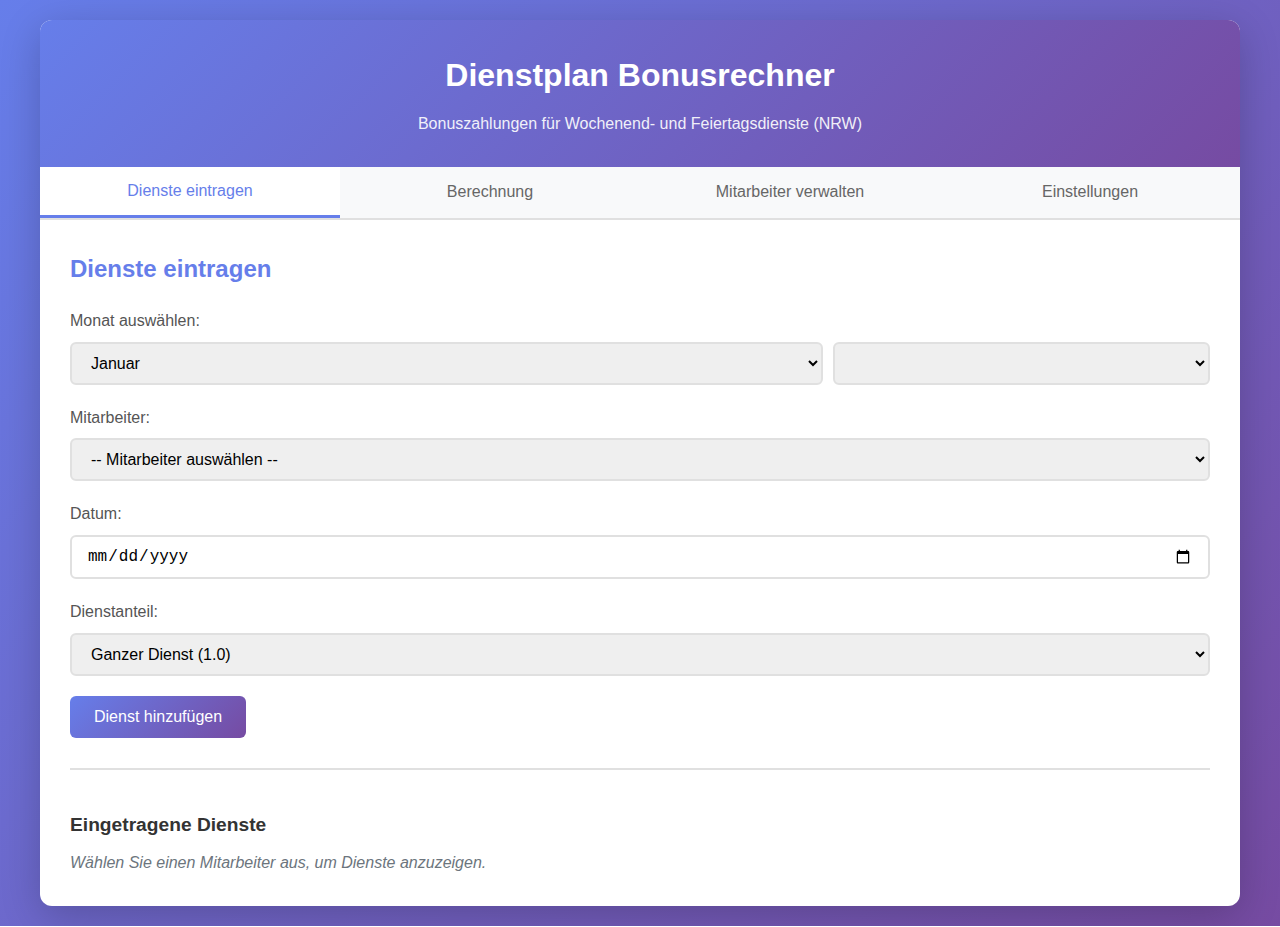
<file: webapp/index.html>
<!DOCTYPE html>
<html lang="de">
<head>
    <meta charset="UTF-8">
    <meta name="viewport" content="width=device-width, initial-scale=1.0">
    <title>Dienstplan Bonusrechner - NRW</title>
    <link rel="stylesheet" href="styles.css">
</head>
<body>
    <div class="container">
        <header>
            <h1>Dienstplan Bonusrechner</h1>
            <p class="subtitle">Bonuszahlungen für Wochenend- und Feiertagsdienste (NRW)</p>
        </header>

        <!-- Navigation Tabs -->
        <div class="tabs">
            <button class="tab-btn active" data-tab="duties">Dienste eintragen</button>
            <button class="tab-btn" data-tab="calculation">Berechnung</button>
            <button class="tab-btn" data-tab="employees">Mitarbeiter verwalten</button>
            <button class="tab-btn" data-tab="settings">Einstellungen</button>
        </div>

        <!-- Tab: Dienste eintragen -->
        <div id="tab-duties" class="tab-content active">
            <div class="card">
                <h2>Dienste eintragen</h2>

                <!-- Month Selection -->
                <div class="form-group">
                    <label for="month-select">Monat auswählen:</label>
                    <div class="month-selector">
                        <select id="month-select">
                            <option value="1">Januar</option>
                            <option value="2">Februar</option>
                            <option value="3">März</option>
                            <option value="4">April</option>
                            <option value="5">Mai</option>
                            <option value="6">Juni</option>
                            <option value="7">Juli</option>
                            <option value="8">August</option>
                            <option value="9">September</option>
                            <option value="10">Oktober</option>
                            <option value="11">November</option>
                            <option value="12">Dezember</option>
                        </select>
                        <select id="year-select">
                            <!-- Will be populated by JavaScript -->
                        </select>
                    </div>
                </div>

                <!-- Employee Selection -->
                <div class="form-group">
                    <label for="employee-select-duty">Mitarbeiter:</label>
                    <select id="employee-select-duty">
                        <option value="">-- Mitarbeiter auswählen --</option>
                    </select>
                </div>

                <!-- Add Duty Form -->
                <div class="form-group">
                    <label for="duty-date">Datum:</label>
                    <input type="date" id="duty-date">
                </div>

                <div class="form-group">
                    <label for="duty-share">Dienstanteil:</label>
                    <select id="duty-share">
                        <option value="1">Ganzer Dienst (1.0)</option>
                        <option value="0.5">Halber Dienst (0.5)</option>
                    </select>
                </div>

                <button id="add-duty-btn" class="btn btn-primary">Dienst hinzufügen</button>

                <!-- Duties List -->
                <div class="duties-list">
                    <h3>Eingetragene Dienste</h3>
                    <div id="duties-display">
                        <p class="text-muted">Wählen Sie einen Mitarbeiter aus, um Dienste anzuzeigen.</p>
                    </div>
                </div>
            </div>
        </div>

        <!-- Tab: Berechnung -->
        <div id="tab-calculation" class="tab-content">
            <div class="card">
                <h2>Bonusberechnung</h2>

                <!-- Month Selection for Calculation -->
                <div class="form-group">
                    <label for="calc-month-select">Monat auswählen:</label>
                    <div class="month-selector">
                        <select id="calc-month-select">
                            <option value="1">Januar</option>
                            <option value="2">Februar</option>
                            <option value="3">März</option>
                            <option value="4">April</option>
                            <option value="5">Mai</option>
                            <option value="6">Juni</option>
                            <option value="7">Juli</option>
                            <option value="8">August</option>
                            <option value="9">September</option>
                            <option value="10">Oktober</option>
                            <option value="11">November</option>
                            <option value="12">Dezember</option>
                        </select>
                        <select id="calc-year-select">
                            <!-- Will be populated by JavaScript -->
                        </select>
                    </div>
                </div>

                <button id="calculate-btn" class="btn btn-primary">Berechnung durchführen</button>

                <!-- Results Display -->
                <div id="calculation-results">
                    <!-- Will be populated by JavaScript -->
                </div>
            </div>
        </div>

        <!-- Tab: Mitarbeiter verwalten -->
        <div id="tab-employees" class="tab-content">
            <div class="card">
                <h2>Mitarbeiter verwalten</h2>

                <!-- Add Employee -->
                <div class="form-group">
                    <label for="new-employee-name">Neuer Mitarbeiter:</label>
                    <div class="input-group">
                        <input type="text" id="new-employee-name" placeholder="Name eingeben...">
                        <button id="add-employee-btn" class="btn btn-primary">Hinzufügen</button>
                    </div>
                </div>

                <!-- Employee List -->
                <div class="employee-list">
                    <h3>Mitarbeiter</h3>
                    <div id="employee-list-display">
                        <p class="text-muted">Keine Mitarbeiter vorhanden.</p>
                    </div>
                </div>
            </div>
        </div>

        <!-- Tab: Einstellungen -->
        <div id="tab-settings" class="tab-content">
            <div class="card">
                <h2>Einstellungen & Daten</h2>

                <div class="settings-section">
                    <h3>Berechnungsregeln</h3>
                    <div class="info-box">
                        <h4>Qualifizierende Tage (WE/Feiertag):</h4>
                        <ul>
                            <li>Freitag, Samstag, Sonntag</li>
                            <li>Feiertage in NRW</li>
                            <li>Tag vor einem Feiertag</li>
                        </ul>

                        <h4>Bonusberechnung:</h4>
                        <ul>
                            <li>Mindestens <strong>2.0 qualifizierende Tage</strong> erforderlich</li>
                            <li>Bei Erreichen der Schwelle: <strong>1.0 qualifizierender Tag</strong> wird abgezogen</li>
                            <li>Normale Tage: <strong>250€</strong> pro Tag</li>
                            <li>Qualifizierende Tage: <strong>450€</strong> pro Tag</li>
                            <li>Halbe Dienste werden mit der Hälfte berechnet</li>
                        </ul>

                        <h4>Wichtig:</h4>
                        <p>Wenn weniger als 2.0 qualifizierende Tage erreicht werden, erfolgt <strong>keine Bonuszahlung</strong>.</p>
                    </div>
                </div>

                <div class="settings-section">
                    <h3>Datenexport / Import</h3>
                    <button id="export-btn" class="btn btn-secondary">Daten exportieren (JSON)</button>
                    <div class="form-group">
                        <label for="import-file">Daten importieren:</label>
                        <input type="file" id="import-file" accept=".json">
                        <button id="import-btn" class="btn btn-secondary">Importieren</button>
                    </div>
                </div>

                <div class="settings-section">
                    <h3>Alle Daten löschen</h3>
                    <p class="text-warning">Achtung: Diese Aktion kann nicht rückgängig gemacht werden!</p>
                    <button id="clear-all-btn" class="btn btn-danger">Alle Daten löschen</button>
                </div>
            </div>
        </div>
    </div>

    <!-- Toast Notification -->
    <div id="toast" class="toast"></div>

    <!-- Scripts -->
    <script src="holidays.js"></script>
    <script src="calculator.js"></script>
    <script src="storage.js"></script>
    <script src="app.js"></script>
</body>
</html>
</file>
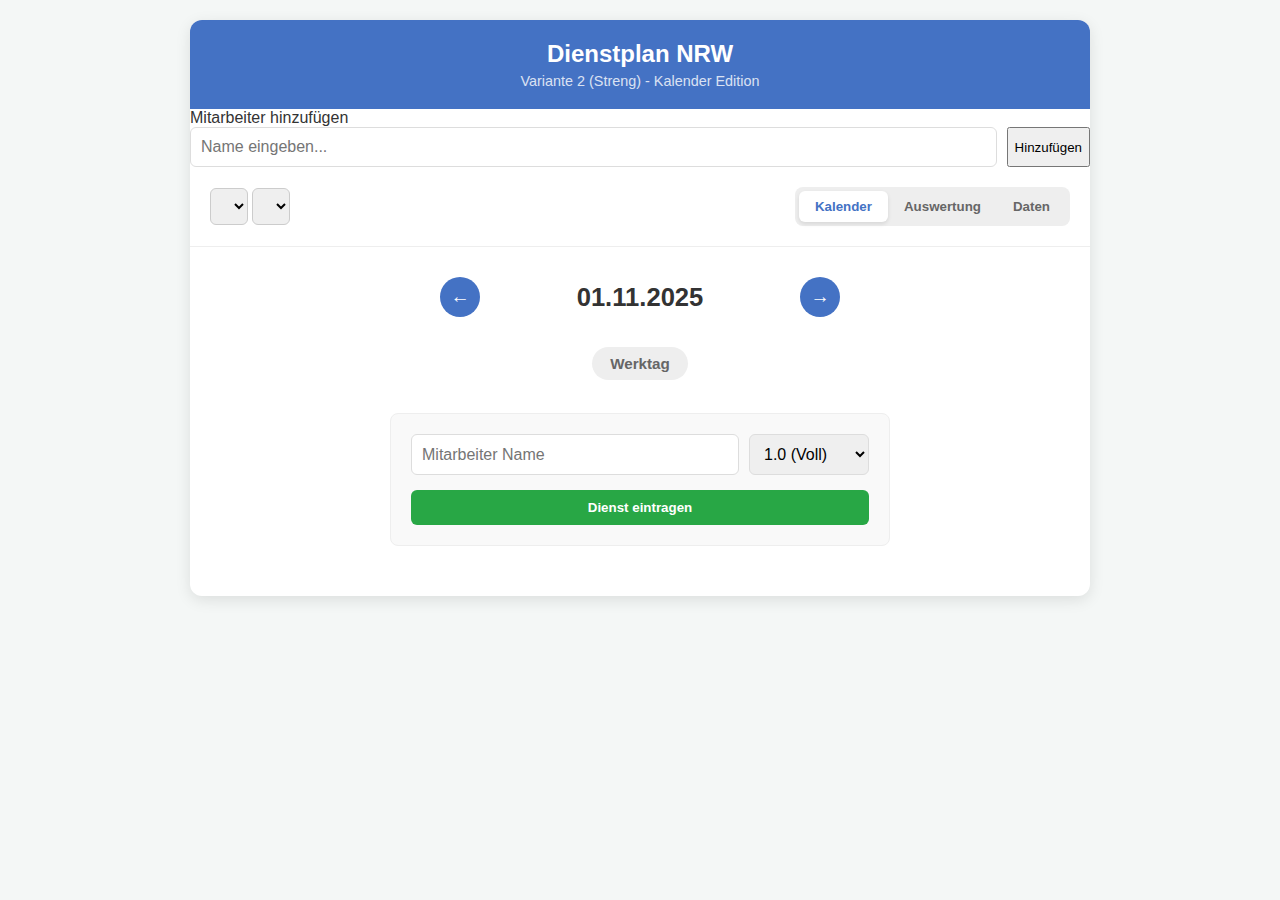
<file: Dienstplan_Portable.html>
<!DOCTYPE html>
<html lang="de">
<head>
    <meta charset="UTF-8">
    <meta name="viewport" content="width=device-width, initial-scale=1.0">
    <title>Dienstplan NRW - Kalender Edition</title>
    <style>
        :root {
            --primary: #4472C4;
            --primary-dark: #2952A3;
            --bg-color: #f4f7f6;
            --card-bg: #ffffff;
            --text-color: #333;
            --we-color: #d4edda;
            --we-text: #155724;
            --holiday-color: #fff3cd;
            --holiday-text: #856404;
        }

        * {
            box-sizing: border-box;
        }

        body {
            font-family: 'Segoe UI', Tahoma, Geneva, Verdana, sans-serif;
            background-color: var(--bg-color);
            color: var(--text-color);
            margin: 0;
            padding: 20px;
            display: flex;
            flex-direction: column;
            align-items: center;
        }

        .container {
            max-width: 900px;
            width: 100%;
            background: var(--card-bg);
            border-radius: 12px;
            box-shadow: 0 4px 15px rgba(0,0,0,0.1);
            overflow: hidden;
            margin-bottom: 20px;
        }

        header {
            background-color: var(--primary);
            color: white;
            padding: 20px;
            text-align: center;
        }

        h1, h2, h3 { margin: 0; }
        h1 { font-size: 1.5rem; margin-bottom: 5px; }

        .controls {
            padding: 20px;
            border-bottom: 1px solid #eee;
            display: flex;
            justify-content: space-between;
            align-items: center;
            flex-wrap: wrap;
            gap: 15px;
        }

        .month-selector select {
            padding: 8px;
            font-size: 1rem;
            border-radius: 6px;
            border: 1px solid #ccc;
        }

        .tabs {
            display: flex;
            background: #eee;
            border-radius: 8px;
            padding: 4px;
        }

        .tab-btn {
            border: none;
            background: transparent;
            padding: 8px 16px;
            cursor: pointer;
            border-radius: 6px;
            font-weight: 600;
            color: #666;
            transition: all 0.2s;
        }

        .tab-btn.active {
            background: white;
            color: var(--primary);
            box-shadow: 0 2px 4px rgba(0,0,0,0.1);
        }

        .tab-btn:hover:not(.active) {
            background: rgba(255,255,255,0.5);
        }

        .day-view {
            padding: 30px;
            text-align: center;
        }

        .date-navigator {
            display: flex;
            justify-content: center;
            align-items: center;
            gap: 20px;
            margin-bottom: 20px;
        }

        .nav-btn {
            background: var(--primary);
            color: white;
            border: none;
            width: 40px;
            height: 40px;
            border-radius: 50%;
            font-size: 1.2rem;
            cursor: pointer;
            display: flex;
            align-items: center;
            justify-content: center;
            transition: background 0.2s;
        }

        .nav-btn:hover { background: var(--primary-dark); }

        .current-date-display {
            font-size: 1.6rem;
            font-weight: bold;
            min-width: 280px;
        }

        .day-badge {
            display: inline-block;
            padding: 8px 18px;
            border-radius: 20px;
            background: #eee;
            color: #666;
            margin-top: 10px;
            font-weight: 600;
            font-size: 0.95rem;
        }

        .day-badge.qualifying {
            background: var(--we-color);
            color: var(--we-text);
        }

        .day-badge.holiday {
            background: var(--holiday-color);
            color: var(--holiday-text);
        }

        .holiday-name {
            font-size: 0.9rem;
            color: #666;
            margin-top: 8px;
            font-style: italic;
        }

        .entry-form {
            background: #f9f9f9;
            padding: 20px;
            border-radius: 8px;
            max-width: 500px;
            margin: 0 auto;
            border: 1px solid #eee;
        }

        .form-row {
            display: flex;
            gap: 10px;
            margin-bottom: 15px;
        }

        input[type="text"], select {
            padding: 10px;
            border: 1px solid #ddd;
            border-radius: 6px;
            font-size: 1rem;
            flex: 1;
        }

        input[type="text"]:focus, select:focus {
            outline: none;
            border-color: var(--primary);
            box-shadow: 0 0 0 2px rgba(68, 114, 196, 0.2);
        }

        .btn-add {
            background: #28a745;
            color: white;
            border: none;
            padding: 10px 20px;
            border-radius: 6px;
            cursor: pointer;
            font-weight: bold;
            width: 100%;
            transition: background 0.2s;
        }
        .btn-add:hover { background: #218838; }

        .duty-list {
            margin-top: 20px;
            max-width: 500px;
            margin-left: auto;
            margin-right: auto;
        }

        .duty-item {
            background: white;
            border: 1px solid #ddd;
            padding: 12px 15px;
            border-radius: 6px;
            margin-bottom: 8px;
            display: flex;
            justify-content: space-between;
            align-items: center;
        }

        .btn-delete {
            background: #dc3545;
            color: white;
            border: none;
            padding: 6px 12px;
            border-radius: 4px;
            cursor: pointer;
            margin-left: 10px;
            font-size: 0.9rem;
            transition: background 0.2s;
        }
        .btn-delete:hover { background: #c82333; }

        table {
            width: 100%;
            border-collapse: collapse;
            margin-top: 20px;
        }

        th, td {
            padding: 12px;
            text-align: left;
            border-bottom: 1px solid #ddd;
        }

        th { background-color: #f8f9fa; font-weight: 600; }

        .amount { font-family: monospace; font-weight: bold; }
        .positive { color: #28a745; }
        .neutral { color: #6c757d; }

        .threshold-tag {
            font-size: 0.85em;
            padding: 3px 8px;
            border-radius: 4px;
            font-weight: 600;
        }
        .threshold-yes { background: #d4edda; color: #155724; }
        .threshold-no { background: #f8d7da; color: #721c24; }

        .view-section { display: none; }
        .view-section.active { display: block; }

        .info-box {
            background: #e7f3ff;
            border-left: 4px solid var(--primary);
            padding: 15px;
            margin: 20px;
            border-radius: 0 8px 8px 0;
        }

        .info-box h4 {
            margin: 0 0 8px 0;
            color: var(--primary-dark);
        }

        .info-box p {
            margin: 0;
            font-size: 0.9rem;
            color: #555;
        }

        .data-section {
            padding: 20px;
        }

        .data-section button {
            padding: 10px 20px;
            margin: 5px;
            border-radius: 6px;
            cursor: pointer;
            font-size: 0.95rem;
            border: 1px solid #ddd;
            background: white;
            transition: all 0.2s;
        }

        .data-section button:hover {
            background: #f8f9fa;
        }

        .data-section .btn-danger {
            background: #dc3545;
            color: white;
            border: none;
        }

        .data-section .btn-danger:hover {
            background: #c82333;
        }

        .summary-card {
            background: linear-gradient(135deg, var(--primary) 0%, var(--primary-dark) 100%);
            color: white;
            padding: 20px;
            border-radius: 8px;
            margin: 20px;
            text-align: center;
        }

        .summary-card .total-label {
            font-size: 0.9rem;
            opacity: 0.9;
        }

        .summary-card .total-amount {
            font-size: 2rem;
            font-weight: bold;
            margin-top: 5px;
        }

        @media (max-width: 600px) {
            .controls {
                flex-direction: column;
            }
            .current-date-display {
                font-size: 1.2rem;
                min-width: auto;
            }
            .form-row {
                flex-direction: column;
            }
            th, td {
                padding: 8px 4px;
                font-size: 0.85rem;
            }
        }

        @media print {
            body {
                background: white;
                padding: 0;
            }
            .container {
                box-shadow: none;
            }
            .controls, .entry-form, .btn-delete, .data-section {
                display: none !important;
            }
            .view-section.active {
                display: block !important;
            }
        }
    </style>
</head>
<body>

<div class="container">
    <header>
        <h1>Dienstplan NRW</h1>
        <div style="opacity: 0.8; font-size: 0.9rem;">Variante 2 (Streng) - Kalender Edition</div>
    </header>

                <div class="form-group">
                    <label for="employeeName">Mitarbeiter hinzufügen</label>
                    <div style="display: flex; gap: 10px;">
                        <input type="text" id="employeeName" placeholder="Name eingeben..." style="flex: 1;">
                        <button class="btn btn-primary" onclick="addEmployee()">Hinzufügen</button>
                    </div>
                </div>
    <div class="controls">
        <div class="month-selector">
            <select id="selectMonth" onchange="app.changeMonth()"></select>
            <select id="selectYear" onchange="app.changeMonth()"></select>
        </div>

        <div class="tabs">
            <button class="tab-btn active" data-view="calendar" onclick="app.switchView('calendar', this)">Kalender</button>
            <button class="tab-btn" data-view="results" onclick="app.switchView('results', this)">Auswertung</button>
            <button class="tab-btn" data-view="data" onclick="app.switchView('data', this)">Daten</button>
        </div>
    </div>

    <div id="view-calendar" class="view-section active">
        <div class="day-view">

            <div class="date-navigator">
                <button class="nav-btn" onclick="app.prevDay()" title="Vorheriger Tag">&larr;</button>
                <div class="current-date-display" id="displayDate">01.11.2025</div>
                <button class="nav-btn" onclick="app.nextDay()" title="Nächster Tag">&rarr;</button>
            </div>

            <div id="dayStatusBadge" class="day-badge">Werktag</div>
            <div id="holidayName" class="holiday-name"></div>

            <div style="height: 25px;"></div>

            <div class="entry-form">
                <div class="form-row">
                    <input type="text" id="inputEmployee" placeholder="Mitarbeiter Name" list="employeeSuggestions" autocomplete="off">
                    <datalist id="employeeSuggestions"></datalist>

                    <select id="inputShare" style="max-width: 120px;">
                        <option value="1.0">1.0 (Voll)</option>
                        <option value="0.5">0.5 (Halb)</option>
                    </select>
                </div>
                <button class="btn-add" onclick="app.addDuty()">Dienst eintragen</button>
            </div>

            <div class="duty-list" id="dayDutyList"></div>
        </div>
    </div>

    <div id="view-results" class="view-section" style="padding: 20px;">
        <h2>Monatsauswertung</h2>
        <div id="resultsMonthDisplay" style="color: #666; margin-bottom: 15px;"></div>

        <div style="overflow-x: auto;">
            <table id="resultsTable">
                <thead>
                    <tr>
                        <th>Mitarbeiter</th>
                        <th>WT</th>
                        <th>WE (Fr)</th>
                        <th>WE (And.)</th>
                        <th>WE Ges.</th>
                        <th>Schwelle</th>
                        <th>Auszahlung</th>
                    </tr>
                </thead>
                <tbody></tbody>
            </table>
        </div>

        <div id="totalSummary" class="summary-card" style="display: none;">
            <div class="total-label">Gesamtauszahlung</div>
            <div class="total-amount" id="totalAmount">0,00 EUR</div>
        </div>

        <div class="info-box">
            <h4>Berechnungsregeln (Variante 2 - Streng)</h4>
            <p>
                <strong>Schwelle:</strong> Gesamter Bonus wird nur gezahlt, wenn WE-Einheiten &ge; 2,0.<br>
                <strong>Bei Erreichen:</strong> WT = 250 EUR/Einheit, WE = 450 EUR/Einheit (abzgl. 2,0 Einheiten Abzug).<br>
                <strong>Unter Schwelle:</strong> Keine Auszahlung (weder WT noch WE).<br>
                <strong>WE-Tage:</strong> Fr, Sa, So, Feiertage und Vortage von Feiertagen.
            </p>
        </div>
    </div>

    <div id="view-data" class="view-section data-section">
        <h3>Datenverwaltung</h3>
        <p style="color: #666;">Daten werden automatisch im Browser gespeichert (localStorage).</p>

        <div style="margin: 20px 0;">
            <button onclick="app.exportCSV()" style="background: #28a745; color: white; border: none; padding: 10px 16px; border-radius: 6px; cursor: pointer; font-weight: bold;">📊 Excel/CSV Export</button>
            <button onclick="app.exportBonusReport()" style="background: #4472C4; color: white; border: none; padding: 10px 16px; border-radius: 6px; cursor: pointer; font-weight: bold;">📝 Bonus-Bericht</button>
            <button onclick="app.exportData()">Daten exportieren (JSON)</button>
            <input type="file" id="importFile" accept=".json" onchange="app.importData(this)" style="display:none">
            <button onclick="document.getElementById('importFile').click()">Daten importieren</button>
        </div>
        <p style="color: #666; font-size: 0.9rem; margin-top: 10px;">💡 <strong>Tipp:</strong> CSV-Dateien können direkt mit Excel, LibreOffice oder Google Sheets geöffnet werden. Der Bonus-Bericht öffnet sich in einem neuen Fenster zum Drucken.</p>

        <div style="margin-top: 30px; padding-top: 20px; border-top: 1px solid #eee;">
            <h4 style="color: #dc3545;">Gefahrenzone</h4>
            <button class="btn-danger" onclick="app.clearData()">Alle Daten löschen</button>
        </div>
    </div>
</div>

<script>
// ==================== NRW HOLIDAYS 2024-2030 ====================
const NRW_HOLIDAYS = {
    2024: [
        { date: "2024-01-01", name: "Neujahr" },
        { date: "2024-03-29", name: "Karfreitag" },
        { date: "2024-04-01", name: "Ostermontag" },
        { date: "2024-05-01", name: "Tag der Arbeit" },
        { date: "2024-05-09", name: "Christi Himmelfahrt" },
        { date: "2024-05-20", name: "Pfingstmontag" },
        { date: "2024-05-30", name: "Fronleichnam" },
        { date: "2024-10-03", name: "Tag der Deutschen Einheit" },
        { date: "2024-11-01", name: "Allerheiligen" },
        { date: "2024-12-25", name: "1. Weihnachtstag" },
        { date: "2024-12-26", name: "2. Weihnachtstag" }
    ],
    2025: [
        { date: "2025-01-01", name: "Neujahr" },
        { date: "2025-04-18", name: "Karfreitag" },
        { date: "2025-04-21", name: "Ostermontag" },
        { date: "2025-05-01", name: "Tag der Arbeit" },
        { date: "2025-05-29", name: "Christi Himmelfahrt" },
        { date: "2025-06-09", name: "Pfingstmontag" },
        { date: "2025-06-19", name: "Fronleichnam" },
        { date: "2025-10-03", name: "Tag der Deutschen Einheit" },
        { date: "2025-11-01", name: "Allerheiligen" },
        { date: "2025-12-25", name: "1. Weihnachtstag" },
        { date: "2025-12-26", name: "2. Weihnachtstag" }
    ],
    2026: [
        { date: "2026-01-01", name: "Neujahr" },
        { date: "2026-04-03", name: "Karfreitag" },
        { date: "2026-04-06", name: "Ostermontag" },
        { date: "2026-05-01", name: "Tag der Arbeit" },
        { date: "2026-05-14", name: "Christi Himmelfahrt" },
        { date: "2026-05-25", name: "Pfingstmontag" },
        { date: "2026-06-04", name: "Fronleichnam" },
        { date: "2026-10-03", name: "Tag der Deutschen Einheit" },
        { date: "2026-11-01", name: "Allerheiligen" },
        { date: "2026-12-25", name: "1. Weihnachtstag" },
        { date: "2026-12-26", name: "2. Weihnachtstag" }
    ],
    2027: [
        { date: "2027-01-01", name: "Neujahr" },
        { date: "2027-03-26", name: "Karfreitag" },
        { date: "2027-03-29", name: "Ostermontag" },
        { date: "2027-05-01", name: "Tag der Arbeit" },
        { date: "2027-05-06", name: "Christi Himmelfahrt" },
        { date: "2027-05-17", name: "Pfingstmontag" },
        { date: "2027-05-27", name: "Fronleichnam" },
        { date: "2027-10-03", name: "Tag der Deutschen Einheit" },
        { date: "2027-11-01", name: "Allerheiligen" },
        { date: "2027-12-25", name: "1. Weihnachtstag" },
        { date: "2027-12-26", name: "2. Weihnachtstag" }
    ],
    2028: [
        { date: "2028-01-01", name: "Neujahr" },
        { date: "2028-04-14", name: "Karfreitag" },
        { date: "2028-04-17", name: "Ostermontag" },
        { date: "2028-05-01", name: "Tag der Arbeit" },
        { date: "2028-05-25", name: "Christi Himmelfahrt" },
        { date: "2028-06-05", name: "Pfingstmontag" },
        { date: "2028-06-15", name: "Fronleichnam" },
        { date: "2028-10-03", name: "Tag der Deutschen Einheit" },
        { date: "2028-11-01", name: "Allerheiligen" },
        { date: "2028-12-25", name: "1. Weihnachtstag" },
        { date: "2028-12-26", name: "2. Weihnachtstag" }
    ],
    2029: [
        { date: "2029-01-01", name: "Neujahr" },
        { date: "2029-03-30", name: "Karfreitag" },
        { date: "2029-04-02", name: "Ostermontag" },
        { date: "2029-05-01", name: "Tag der Arbeit" },
        { date: "2029-05-10", name: "Christi Himmelfahrt" },
        { date: "2029-05-21", name: "Pfingstmontag" },
        { date: "2029-05-31", name: "Fronleichnam" },
        { date: "2029-10-03", name: "Tag der Deutschen Einheit" },
        { date: "2029-11-01", name: "Allerheiligen" },
        { date: "2029-12-25", name: "1. Weihnachtstag" },
        { date: "2029-12-26", name: "2. Weihnachtstag" }
    ],
    2030: [
        { date: "2030-01-01", name: "Neujahr" },
        { date: "2030-04-19", name: "Karfreitag" },
        { date: "2030-04-22", name: "Ostermontag" },
        { date: "2030-05-01", name: "Tag der Arbeit" },
        { date: "2030-05-30", name: "Christi Himmelfahrt" },
        { date: "2030-06-10", name: "Pfingstmontag" },
        { date: "2030-06-20", name: "Fronleichnam" },
        { date: "2030-10-03", name: "Tag der Deutschen Einheit" },
        { date: "2030-11-01", name: "Allerheiligen" },
        { date: "2030-12-25", name: "1. Weihnachtstag" },
        { date: "2030-12-26", name: "2. Weihnachtstag" }
    ]
};

// ==================== CONFIGURATION ====================
const CONFIG = {
    RATE_WT: 250,
    RATE_WE: 450,
    THRESHOLD: 2.0,
    DEDUCTION: 2.0,
    TOLERANCE: 0.0001
};

const MONTHS = ["Januar", "Februar", "März", "April", "Mai", "Juni",
                "Juli", "August", "September", "Oktober", "November", "Dezember"];

const WEEKDAYS = ["Sonntag", "Montag", "Dienstag", "Mittwoch", "Donnerstag", "Freitag", "Samstag"];

// ==================== DIENSTPLAN APP ====================
class DienstplanApp {
    constructor() {
        this.duties = [];
        this.employees = [];
        this.loadFromStorage();

        const today = new Date();
        this.currentDate = new Date(today.getFullYear(), today.getMonth(), today.getDate());

        this.initUI();
        this.updateView();
    }

    // --- Storage ---
    loadFromStorage() {
        try {
            const savedDuties = localStorage.getItem('nrw_duties_v2');
            const savedEmployees = localStorage.getItem('nrw_employees_v2');
            if (savedDuties) this.duties = JSON.parse(savedDuties);
            if (savedEmployees) this.employees = JSON.parse(savedEmployees);
        } catch (e) {
            console.warn('Laden fehlgeschlagen:', e);
        }
    }

    save() {
        try {
            localStorage.setItem('nrw_duties_v2', JSON.stringify(this.duties));
            localStorage.setItem('nrw_employees_v2', JSON.stringify([...new Set(this.employees)]));
        } catch (e) {
            console.warn('Speichern fehlgeschlagen:', e);
        }
        this.updateSuggestions();
    }

    // --- UI Initialization ---
    initUI() {
        const monthSelect = document.getElementById('selectMonth');
        MONTHS.forEach((m, i) => {
            monthSelect.add(new Option(m, i));
        });
        monthSelect.value = this.currentDate.getMonth();

        const yearSelect = document.getElementById('selectYear');
        for (let y = 2024; y <= 2030; y++) {
            yearSelect.add(new Option(y, y));
        }
        yearSelect.value = this.currentDate.getFullYear();

        document.getElementById('inputEmployee').addEventListener('keypress', (e) => {
            if (e.key === 'Enter') this.addDuty();
        });
    }

    updateSuggestions() {
        const list = document.getElementById('employeeSuggestions');
        list.innerHTML = '';
        [...new Set(this.employees)].forEach(emp => {
            const opt = document.createElement('option');
            opt.value = emp;
            list.appendChild(opt);
        });
    }

    // --- Navigation ---
    changeMonth() {
        const m = parseInt(document.getElementById('selectMonth').value);
        const y = parseInt(document.getElementById('selectYear').value);
        this.currentDate = new Date(y, m, 1);
        this.updateView();
    }

    prevDay() {
        this.currentDate.setDate(this.currentDate.getDate() - 1);
        this.syncSelectors();
        this.updateView();
    }

    nextDay() {
        this.currentDate.setDate(this.currentDate.getDate() + 1);
        this.syncSelectors();
        this.updateView();
    }

    syncSelectors() {
        document.getElementById('selectMonth').value = this.currentDate.getMonth();
        document.getElementById('selectYear').value = this.currentDate.getFullYear();
    }

    switchView(viewName, btnElement) {
        document.querySelectorAll('.view-section').forEach(el => el.classList.remove('active'));
        document.getElementById('view-' + viewName).classList.add('active');

        document.querySelectorAll('.tab-btn').forEach(el => el.classList.remove('active'));
        if (btnElement) btnElement.classList.add('active');

        if (viewName === 'results') this.calcResults();
    }

    // --- Date Helpers ---
    formatDateISO(date) {
        const y = date.getFullYear();
        const m = String(date.getMonth() + 1).padStart(2, '0');
        const d = String(date.getDate()).padStart(2, '0');
        return `${y}-${m}-${d}`;
    }

    isHoliday(date) {
        const year = date.getFullYear();
        const iso = this.formatDateISO(date);
        if (!NRW_HOLIDAYS[year]) return false;
        return NRW_HOLIDAYS[year].some(h => h.date === iso);
    }

    getHolidayName(date) {
        const year = date.getFullYear();
        const iso = this.formatDateISO(date);
        if (!NRW_HOLIDAYS[year]) return null;
        const holiday = NRW_HOLIDAYS[year].find(h => h.date === iso);
        return holiday ? holiday.name : null;
    }

    isDayBeforeHoliday(date) {
        const nextDay = new Date(date);
        nextDay.setDate(date.getDate() + 1);
        return this.isHoliday(nextDay);
    }

    getNextDayHolidayName(date) {
        const nextDay = new Date(date);
        nextDay.setDate(date.getDate() + 1);
        return this.getHolidayName(nextDay);
    }

    isQualifyingDay(date) {
        const day = date.getDay();
        // Fr(5), Sa(6), So(0)
        if (day === 5 || day === 6 || day === 0) return true;
        if (this.isHoliday(date)) return true;
        if (this.isDayBeforeHoliday(date)) return true;
        return false;
    }

    isFriday(date) {
        return date.getDay() === 5;
    }

    getDayTypeInfo(date) {
        const day = date.getDay();
        const holidayName = this.getHolidayName(date);
        const nextDayHolidayName = this.getNextDayHolidayName(date);

        if (holidayName) {
            return { type: 'holiday', label: 'Feiertag', detail: holidayName };
        }
        if (this.isDayBeforeHoliday(date)) {
            return { type: 'preHoliday', label: 'Vortag Feiertag', detail: `Tag vor ${nextDayHolidayName}` };
        }
        if (day === 5) return { type: 'friday', label: 'Freitag', detail: 'WE-Tag (Freitag)' };
        if (day === 6) return { type: 'saturday', label: 'Samstag', detail: 'WE-Tag (Samstag)' };
        if (day === 0) return { type: 'sunday', label: 'Sonntag', detail: 'WE-Tag (Sonntag)' };

        return { type: 'weekday', label: WEEKDAYS[day], detail: 'Normaler Werktag (WT)' };
    }

    // --- Duties ---
    getDailyDuties(isoDate) {
        return this.duties.filter(d => d.date === isoDate);
    }

    sanitizeName(name) {
        return name.replace(/[<>&"']/g, c => ({
            '<': '&lt;', '>': '&gt;', '&': '&amp;', '"': '&quot;', "'": '&#39;'
        }[c]));
    }

    addDuty() {
        const nameInput = document.getElementById('inputEmployee');
        const shareInput = document.getElementById('inputShare');
        const name = nameInput.value.trim();

        if (!name) {
            alert('Bitte einen Mitarbeiternamen eingeben.');
            return;
        }

        if (name.length > 100) {
            alert('Name zu lang (max. 100 Zeichen).');
            return;
        }

        const entry = {
            id: Date.now() + Math.random(),
            date: this.formatDateISO(this.currentDate),
            name: name,
            share: parseFloat(shareInput.value)
        };

        this.duties.push(entry);
        if (!this.employees.includes(name)) {
            this.employees.push(name);
        }

        this.save();
        this.updateView();
        nameInput.value = '';
        nameInput.focus();
    }

    deleteDuty(id) {
        this.duties = this.duties.filter(d => d.id !== id);
        this.save();
        this.updateView();
    }

    // --- View Update ---
    updateView() {
        const options = { weekday: 'long', year: 'numeric', month: '2-digit', day: '2-digit' };
        document.getElementById('displayDate').textContent =
            this.currentDate.toLocaleDateString('de-DE', options);

        const dayInfo = this.getDayTypeInfo(this.currentDate);
        const badge = document.getElementById('dayStatusBadge');
        const holidayNameEl = document.getElementById('holidayName');

        const isQual = this.isQualifyingDay(this.currentDate);

        if (dayInfo.type === 'holiday') {
            badge.textContent = 'Feiertag (WE-Tag)';
            badge.className = 'day-badge holiday';
            holidayNameEl.textContent = dayInfo.detail;
        } else if (dayInfo.type === 'preHoliday') {
            badge.textContent = 'Vortag Feiertag (WE-Tag)';
            badge.className = 'day-badge qualifying';
            holidayNameEl.textContent = dayInfo.detail;
        } else if (isQual) {
            badge.textContent = `${dayInfo.label} (WE-Tag)`;
            badge.className = 'day-badge qualifying';
            holidayNameEl.textContent = '';
        } else {
            badge.textContent = `${dayInfo.label} (WT)`;
            badge.className = 'day-badge';
            holidayNameEl.textContent = '';
        }

        const iso = this.formatDateISO(this.currentDate);
        const listContainer = document.getElementById('dayDutyList');
        listContainer.innerHTML = '';

        const todaysDuties = this.getDailyDuties(iso);
        if (todaysDuties.length === 0) {
            listContainer.innerHTML = '<p style="color: #888; margin-top: 20px;">Keine Dienste an diesem Tag eingetragen.</p>';
        } else {
            todaysDuties.forEach(d => {
                const div = document.createElement('div');
                div.className = 'duty-item';
                const safeName = this.sanitizeName(d.name);
                div.innerHTML = `
                    <div><strong>${safeName}</strong> <span style="color:#666">(${d.share.toFixed(1)})</span></div>
                    <button class="btn-delete" onclick="app.deleteDuty(${d.id})">Löschen</button>
                `;
                listContainer.appendChild(div);
            });
        }

        this.updateSuggestions();
    }

    // --- Calculation (Variante 2 Streng) ---
    calcResults() {
        const m = parseInt(document.getElementById('selectMonth').value);
        const y = parseInt(document.getElementById('selectYear').value);

        document.getElementById('resultsMonthDisplay').textContent = `${MONTHS[m]} ${y}`;

        const tbody = document.querySelector('#resultsTable tbody');
        tbody.innerHTML = '';

        const monthDuties = this.duties.filter(d => {
            const date = new Date(d.date);
            return date.getMonth() === m && date.getFullYear() === y;
        });

        if (monthDuties.length === 0) {
            tbody.innerHTML = '<tr><td colspan="7" style="text-align:center; color:#888; padding: 30px;">Keine Dienste in diesem Monat eingetragen.</td></tr>';
            document.getElementById('totalSummary').style.display = 'none';
            return;
        }

        // Group by employee
        const stats = {};
        monthDuties.forEach(d => {
            if (!stats[d.name]) {
                stats[d.name] = { wt: 0, we_fr: 0, we_other: 0 };
            }

            const date = new Date(d.date);
            const isQual = this.isQualifyingDay(date);
            const isFri = this.isFriday(date);

            if (!isQual) {
                stats[d.name].wt += d.share;
            } else {
                if (isFri) {
                    stats[d.name].we_fr += d.share;
                } else {
                    stats[d.name].we_other += d.share;
                }
            }
        });

        let totalPayout = 0;

        for (const [name, data] of Object.entries(stats)) {
            const we_total = data.we_fr + data.we_other;
            const thresholdReached = we_total >= (CONFIG.THRESHOLD - CONFIG.TOLERANCE);

            let payout = 0;

            if (thresholdReached) {
                // WT payment
                const wt_pay = data.wt * CONFIG.RATE_WT;

                // WE payment with deduction (Friday first)
                let deduct = CONFIG.DEDUCTION;
                const deduct_fr = Math.min(deduct, data.we_fr);
                const deduct_other = Math.max(0, deduct - deduct_fr);

                const paid_fr = Math.max(0, data.we_fr - deduct_fr);
                const paid_other = Math.max(0, data.we_other - deduct_other);
                const we_pay = (paid_fr + paid_other) * CONFIG.RATE_WE;

                payout = wt_pay + we_pay;
            }
            // If threshold not reached: payout stays 0 (no WT, no WE)

            totalPayout += payout;

            const safeName = this.sanitizeName(name);
            const tr = document.createElement('tr');
            tr.innerHTML = `
                <td><strong>${safeName}</strong></td>
                <td>${data.wt.toFixed(1)}</td>
                <td>${data.we_fr.toFixed(1)}</td>
                <td>${data.we_other.toFixed(1)}</td>
                <td>${we_total.toFixed(1)}</td>
                <td><span class="threshold-tag ${thresholdReached ? 'threshold-yes' : 'threshold-no'}">${thresholdReached ? 'JA' : 'NEIN'}</span></td>
                <td class="amount ${payout > 0 ? 'positive' : 'neutral'}">${this.formatCurrency(payout)}</td>
            `;
            tbody.appendChild(tr);
        }

        document.getElementById('totalSummary').style.display = 'block';
        document.getElementById('totalAmount').textContent = this.formatCurrency(totalPayout);
    }

    formatCurrency(amount) {
        return new Intl.NumberFormat('de-DE', {
            style: 'currency',
            currency: 'EUR'
        }).format(amount);
    }

    // --- Data Management ---
    exportData() {
        const exportObj = {
            version: 2,
            exported: new Date().toISOString(),
            duties: this.duties,
            employees: this.employees
        };
        const dataStr = "data:text/json;charset=utf-8," + encodeURIComponent(JSON.stringify(exportObj, null, 2));
        const downloadAnchor = document.createElement('a');
        downloadAnchor.setAttribute("href", dataStr);
        downloadAnchor.setAttribute("download", `dienstplan_backup_${new Date().toISOString().split('T')[0]}.json`);
        document.body.appendChild(downloadAnchor);
        downloadAnchor.click();
        downloadAnchor.remove();
    }

    /**
     * Export data as CSV (Excel-compatible) - Beginner-friendly format
     * Exports two sheets: 1) All duties (Dienste) 2) Monthly summary (Auswertung)
     */
    exportCSV() {
        const m = parseInt(document.getElementById('selectMonth').value);
        const y = parseInt(document.getElementById('selectYear').value);
        
        // Helper function to escape CSV values (handles semicolons, quotes, newlines)
        const escapeCSV = (value) => {
            const str = String(value);
            if (str.includes(';') || str.includes('"') || str.includes('\n')) {
                return '"' + str.replace(/"/g, '""') + '"';
            }
            return str;
        };
        
        // Build CSV content with BOM for Excel UTF-8 support
        let csv = '\uFEFF'; // UTF-8 BOM for Excel
        
        // === Sheet 1: Dienste (All Duties) ===
        csv += 'ALLE DIENSTE\n';
        csv += 'Datum;Wochentag;Mitarbeiter;Anteil;Tagestyp\n';
        
        // Sort duties by date
        const sortedDuties = [...this.duties].sort((a, b) => a.date.localeCompare(b.date));
        
        sortedDuties.forEach(duty => {
            const date = new Date(duty.date);
            const dayInfo = this.getDayTypeInfo(date);
            const isQual = this.isQualifyingDay(date);
            const dateStr = date.toLocaleDateString('de-DE');
            const weekday = WEEKDAYS[date.getDay()];
            const dayType = isQual ? 'WE-Tag' : 'Werktag (WT)';
            
            csv += `${dateStr};${weekday};${escapeCSV(duty.name)};${duty.share.toFixed(1).replace('.', ',')};${dayType}\n`;
        });
        
        csv += '\n\n';
        
        // === Sheet 2: Monatliche Auswertung ===
        csv += `AUSWERTUNG ${MONTHS[m]} ${y}\n`;
        csv += 'Mitarbeiter;WT (Einheiten);WE Freitag;WE Andere;WE Gesamt;Schwelle erreicht;Auszahlung (EUR)\n';
        
        // Filter duties for selected month
        const monthDuties = this.duties.filter(d => {
            const date = new Date(d.date);
            return date.getMonth() === m && date.getFullYear() === y;
        });
        
        // Group by employee
        const stats = {};
        monthDuties.forEach(d => {
            if (!stats[d.name]) {
                stats[d.name] = { wt: 0, we_fr: 0, we_other: 0 };
            }
            
            const date = new Date(d.date);
            const isQual = this.isQualifyingDay(date);
            const isFri = this.isFriday(date);
            
            if (!isQual) {
                stats[d.name].wt += d.share;
            } else {
                if (isFri) {
                    stats[d.name].we_fr += d.share;
                } else {
                    stats[d.name].we_other += d.share;
                }
            }
        });
        
        let totalPayout = 0;
        
        for (const [name, data] of Object.entries(stats)) {
            const we_total = data.we_fr + data.we_other;
            const thresholdReached = we_total >= (CONFIG.THRESHOLD - CONFIG.TOLERANCE);
            
            let payout = 0;
            
            if (thresholdReached) {
                const wt_pay = data.wt * CONFIG.RATE_WT;
                let deduct = CONFIG.DEDUCTION;
                const deduct_fr = Math.min(deduct, data.we_fr);
                const deduct_other = Math.max(0, deduct - deduct_fr);
                const paid_fr = Math.max(0, data.we_fr - deduct_fr);
                const paid_other = Math.max(0, data.we_other - deduct_other);
                const we_pay = (paid_fr + paid_other) * CONFIG.RATE_WE;
                payout = wt_pay + we_pay;
            }

            monthDuties.sort((a, b) => new Date(a.date) - new Date(b.date));

            container.innerHTML = monthDuties.map((duty, idx) => {
                const date = new Date(duty.date);
                const qualifying = isQualifyingDay(date);
                const dayType = getDayTypeLabel(date);
                const realIndex = duties.indexOf(duty);

                return `
                    <div class="duty-item ${qualifying ? 'qualifying' : ''}">
                        <div>
                            <strong>${duty.employee}</strong>
                        </div>
                        <div>
                            ${date.toLocaleDateString('de-DE', { weekday: 'short', day: '2-digit', month: '2-digit' })}
                            <div class="day-type">${dayType}</div>
                        </div>
                        <div>Anteil: ${formatNumber(duty.share)}</div>
                        <div>
                            <button class="btn btn-danger" onclick="removeDuty(${realIndex})">Löschen</button>
                        </div>
                    </div>
                `;
            }).join('');
        }

        function calculateAndShowResults() {
            const monthDuties = duties.filter(d => {
                const date = new Date(d.date);
                return date.getMonth() === selectedMonth && date.getFullYear() === selectedYear;
            });

            if (monthDuties.length === 0) {
                alert('Keine Dienste für diesen Monat eingetragen.');
                return;
            
            totalPayout += payout;
            
            const threshold = thresholdReached ? 'JA' : 'NEIN';
            
            csv += `${escapeCSV(name)};${data.wt.toFixed(1).replace('.', ',')};${data.we_fr.toFixed(1).replace('.', ',')};${data.we_other.toFixed(1).replace('.', ',')};${we_total.toFixed(1).replace('.', ',')};${threshold};${payout.toFixed(2).replace('.', ',')}\n`;
        }
        
        csv += `\nGESAMT;;;;;;${totalPayout.toFixed(2).replace('.', ',')}\n`;
        
        csv += '\n\n';
        csv += 'LEGENDE\n';
        csv += 'WT;Werktag (Montag-Donnerstag ohne Feiertag/Vortag)\n';
        csv += 'WE-Tag;"Freitag, Samstag, Sonntag, Feiertag oder Tag vor Feiertag"\n';
        csv += 'Schwelle;"Mindestens 2,0 WE-Einheiten für Bonuszahlung erforderlich"\n';
        csv += 'Sätze;"WT = 250 EUR/Einheit, WE = 450 EUR/Einheit (abzgl. 2,0 Abzug)"\n';
        
        // Download CSV file
        const blob = new Blob([csv], { type: 'text/csv;charset=utf-8' });
        const url = URL.createObjectURL(blob);
        const downloadAnchor = document.createElement('a');
        downloadAnchor.href = url;
        downloadAnchor.download = `Dienstplan_${y}_${String(m + 1).padStart(2, '0')}.csv`;
        document.body.appendChild(downloadAnchor);
        downloadAnchor.click();
        downloadAnchor.remove();
        URL.revokeObjectURL(url);
    }

    /**
     * Export a formal bonus report in HTML format
     * Opens in a new window for printing or saving as PDF
     */
    exportBonusReport() {
        const m = parseInt(document.getElementById('selectMonth').value);
        const y = parseInt(document.getElementById('selectYear').value);
        
        // Calculate next month for payout date
        const payoutMonth = (m + 1) % 12;
        const payoutYear = m === 11 ? y + 1 : y;
        
        // Filter duties for selected month
        const monthDuties = this.duties.filter(d => {
            const date = new Date(d.date);
            return date.getMonth() === m && date.getFullYear() === y;
        });
        
        if (monthDuties.length === 0) {
            alert('Keine Dienste für diesen Monat vorhanden.');
            return;
        }
        
        // Group duties by employee and by weekday
        const employeeData = {};
        monthDuties.forEach(d => {
            if (!employeeData[d.name]) {
                employeeData[d.name] = {
                    duties: [],
                    byWeekday: { 0: [], 1: [], 2: [], 3: [], 4: [], 5: [], 6: [] }, // Sun=0 to Sat=6
                    wt: 0,
                    we_fr: 0,
                    we_other: 0
                };
            }
            
            const date = new Date(d.date);
            const weekday = date.getDay();
            const isQual = this.isQualifyingDay(date);
            const isFri = this.isFriday(date);
            
            employeeData[d.name].duties.push(d);
            employeeData[d.name].byWeekday[weekday].push({
                ...d,
                date: date,
                isQual: isQual,
                dayInfo: this.getDayTypeInfo(date)
            });
            
            if (!isQual) {
                employeeData[d.name].wt += d.share;
            } else if (isFri) {
                employeeData[d.name].we_fr += d.share;
            } else {
                employeeData[d.name].we_other += d.share;
            }
        });
        
        // Build HTML report
        let html = `<!DOCTYPE html>
<html lang="de">
<head>
    <meta charset="UTF-8">
    <title>Bonuszahlungen ${MONTHS[m]} ${y}</title>
    <style>
        body {
            font-family: 'Segoe UI', Tahoma, Geneva, Verdana, sans-serif;
            margin: 40px;
            color: #333;
            line-height: 1.6;
        }
        h3 {
            color: #4472C4;
            border-bottom: 2px solid #4472C4;
            padding-bottom: 10px;
        }

        // ==================== STORAGE ====================
        function saveToStorage() {
            try {
                localStorage.setItem('dienstplan_portable_employees', JSON.stringify(employees));
                localStorage.setItem('dienstplan_portable_duties', JSON.stringify(duties));
                localStorage.setItem('dienstplan_portable_month', selectedMonth);
                localStorage.setItem('dienstplan_portable_year', selectedYear);
            } catch (e) {
                console.log('Speichern nicht möglich:', e);
            }
        h5 {
            color: #666;
            margin-bottom: 20px;
        }
        table {
            border-collapse: collapse;
            width: 100%;
            margin: 20px 0;
        }
        th, td {
            border: 1px solid #ddd;
            padding: 10px 8px;
            text-align: center;
        }
        th {
            background-color: #4472C4;
            color: white;
            font-weight: bold;
        }
        tr:nth-child(even) {
            background-color: #f9f9f9;
        }
        .employee-name {
            text-align: left;
            font-weight: bold;
        }
        .bonus-amount {
            font-weight: bold;
            color: #28a745;
        }
        .no-bonus {
            color: #dc3545;
        }
        .duty-cell {
            font-size: 0.85em;
        }
        .duty-cell .we-tag {
            background: #d4edda;
            color: #155724;
            padding: 2px 6px;
            border-radius: 3px;
            font-size: 0.9em;
        }
        .duty-cell .wt-tag {
            background: #e7e7e7;
            color: #666;
            padding: 2px 6px;
            border-radius: 3px;
            font-size: 0.9em;
        }
        .employee-note {
            margin: 10px 0;
            padding: 10px;
            background: #f8f9fa;
            border-left: 3px solid #4472C4;
        }
        .employee-note b {
            color: #4472C4;
        }
        .summary {
            margin-top: 30px;
            padding: 20px;
            background: #e7f3ff;
            border-radius: 8px;
        }
        .total {
            font-size: 1.2em;
            font-weight: bold;
            color: #4472C4;
        }
        @media print {
            body { margin: 20px; }
            .no-print { display: none; }
        }
    </style>
</head>
<body>
<div class="no-print" style="margin-bottom: 20px; padding: 10px; background: #fff3cd; border-radius: 5px;">
    <button onclick="window.print()" style="padding: 8px 16px; background: #4472C4; color: white; border: none; border-radius: 4px; cursor: pointer; margin-right: 10px;">🖨️ Drucken / Als PDF speichern</button>
    <span style="color: #666;">Tipp: Beim Drucken "Als PDF speichern" wählen für eine PDF-Datei.</span>
</div>

<h3>Bonuszahlungen</h3>
<h5>Monat ${MONTHS[m]} ${y} mit Auszahlung Ende ${MONTHS[payoutMonth]} ${payoutYear}</h5>

<p>Für die im ${MONTHS[m]} ${y} geleisteten Bereitschaftsdienste ergeben sich folgende Bonuszahlungen:</p>

<table>
    <thead>
        <tr>
            <th>Mitarbeiter</th>
            <th>Mo</th>
            <th>Di</th>
            <th>Mi</th>
            <th>Do</th>
            <th>Fr</th>
            <th>Sa</th>
            <th>So</th>
            <th>Bonus (€)</th>
        </tr>
    </thead>
    <tbody>`;
        
        let totalBonus = 0;
        const employeeNotes = [];
        
        for (const [name, data] of Object.entries(employeeData)) {
            const we_total = data.we_fr + data.we_other;
            const thresholdReached = we_total >= (CONFIG.THRESHOLD - CONFIG.TOLERANCE);
            
            let bonus = 0;
            let deductedFrom = '';
            
            if (thresholdReached) {
                const wt_pay = data.wt * CONFIG.RATE_WT;
                let deduct = CONFIG.DEDUCTION;
                const deduct_fr = Math.min(deduct, data.we_fr);
                const deduct_other = Math.max(0, deduct - deduct_fr);
                const paid_fr = Math.max(0, data.we_fr - deduct_fr);
                const paid_other = Math.max(0, data.we_other - deduct_other);
                const we_pay = (paid_fr + paid_other) * CONFIG.RATE_WE;
                bonus = wt_pay + we_pay;
                
                // Determine what was deducted for the note
                if (deduct_fr > 0 && deduct_other > 0) {
                    deductedFrom = 'Freitag und weiterer WE-Tag';
                } else if (deduct_fr > 0) {
                    deductedFrom = 'Freitag';
                } else {
                    deductedFrom = 'WE-Tag (Sa/So/Feiertag)';
                }
            }
            
            totalBonus += bonus;
            
            // Generate note for this employee - cleaner, more professional format
            const safeName = this.sanitizeName(name);
            let note = '';
            
            if (!thresholdReached) {
                note = `<b>${safeName}</b> erreicht die Mindestschwelle nicht (${we_total.toFixed(1)} von ${CONFIG.THRESHOLD.toFixed(1)} WE-Einheiten) und erhält daher keine Bonuszahlung.`;
            } else {
                const paid_we = we_total - CONFIG.DEDUCTION;
                let breakdown = [];
                if (data.wt > 0) breakdown.push(`${data.wt.toFixed(1)} WT-Einheiten à ${CONFIG.RATE_WT} €`);
                if (paid_we > 0) breakdown.push(`${paid_we.toFixed(1)} WE-Einheiten à ${CONFIG.RATE_WE} €`);
                
                note = `<b>${safeName}</b> erhält eine Bonuszahlung von <span style="color: #28a745; font-weight: bold;">${this.formatCurrency(bonus)}</span>`;
                if (breakdown.length > 0) {
                    note += ` (${breakdown.join(' + ')})`;
                }
                note += '.';
            }
            employeeNotes.push(note);
            
            // Build table row
            html += `
        <tr>
            <td class="employee-name">${safeName}</td>`;
            
            // Days: Mo(1), Di(2), Mi(3), Do(4), Fr(5), Sa(6), So(0)
            const dayOrder = [1, 2, 3, 4, 5, 6, 0];
            
            for (const dayIdx of dayOrder) {
                const dayDuties = data.byWeekday[dayIdx];
                if (dayDuties.length === 0) {
                    html += `<td></td>`;
                } else {
                    let cellContent = '';
                    dayDuties.forEach(duty => {
                        const dateStr = duty.date.getDate() + '.';
                        const shareStr = duty.share === 0.5 ? '½' : '';
                        const amountStr = duty.isQual ? `${Math.round(duty.share * CONFIG.RATE_WE)}€` : `${Math.round(duty.share * CONFIG.RATE_WT)}€`;
                        const tag = duty.isQual ? 'we-tag' : 'wt-tag';
                        const extraInfo = duty.dayInfo.type === 'holiday' ? ' (Feiertag)' : 
                                         duty.dayInfo.type === 'preHoliday' ? ' (Vor Feiertag)' : '';
                        
                        cellContent += `<span class="${tag}">${shareStr}X${extraInfo}</span><br><small>${amountStr}</small><br>`;
                    });
                    html += `<td class="duty-cell">${cellContent}</td>`;
                }
            }
            
            html += `
            <td class="${bonus > 0 ? 'bonus-amount' : 'no-bonus'}">${bonus > 0 ? this.formatCurrency(bonus) : '-'}</td>
        </tr>`;
        }
        
        html += `
    </tbody>
</table>

<div class="summary">
    <p class="total">Gesamtsumme: ${this.formatCurrency(totalBonus)}</p>
</div>

<h4>Erläuterungen zu den einzelnen Mitarbeitern:</h4>
`;
        
        employeeNotes.forEach(note => {
            html += `<div class="employee-note">${note}</div>\n`;
        });
        
        html += `
<div style="margin-top: 40px; padding-top: 20px; border-top: 1px solid #ddd;">
    <p><strong>Berechnungsregeln (Variante 2 - Streng):</strong></p>
    <ul>
        <li><strong>WE-Tage:</strong> Freitag, Samstag, Sonntag, Feiertage und Tage vor Feiertagen</li>
        <li><strong>Schwelle:</strong> Mindestens 2,0 WE-Einheiten für Bonuszahlung erforderlich</li>
        <li><strong>Vergütung bei Erreichen der Schwelle:</strong>
            <ul>
                <li>Werktage (WT): 250 € pro Einheit</li>
                <li>WE-Tage: 450 € pro Einheit (abzüglich 2,0 Einheiten Abzug, Freitag zuerst)</li>
            </ul>
        </li>
        <li><strong>Unter Schwelle:</strong> Keine Bonuszahlung (weder WT noch WE)</li>
    </ul>
</div>

<p style="margin-top: 30px; color: #666; font-size: 0.9em;">
    Erstellt am: ${new Date().toLocaleDateString('de-DE')} | Dienstplan NRW (Variante 2 - Streng)
</p>

</body>
</html>`;
        
        // Open in new window
        const reportWindow = window.open('', '_blank');
        if (reportWindow) {
            reportWindow.document.write(html);
            reportWindow.document.close();
        } else {
            alert('Popup wurde blockiert. Bitte erlauben Sie Popups für diese Seite.');
        }
    }

    importData(input) {
        const file = input.files[0];
        if (!file) return;

        const reader = new FileReader();
        reader.onload = (e) => {
            try {
                const savedEmployees = localStorage.getItem('dienstplan_portable_employees');
                const savedDuties = localStorage.getItem('dienstplan_portable_duties');
                const savedMonth = localStorage.getItem('dienstplan_portable_month');
                const savedYear = localStorage.getItem('dienstplan_portable_year');

                if (savedEmployees) employees = JSON.parse(savedEmployees);
                if (savedDuties) duties = JSON.parse(savedDuties);
                if (savedMonth !== null) selectedMonth = parseInt(savedMonth);
                if (savedYear !== null) selectedYear = parseInt(savedYear);
            } catch (e) {
                console.log('Laden nicht möglich:', e);
                const data = JSON.parse(e.target.result);

                // Support both old format (array) and new format (object with version)
                if (Array.isArray(data)) {
                    this.duties = data;
                    const empSet = new Set(this.employees);
                    data.forEach(d => empSet.add(d.name));
                    this.employees = [...empSet];
                } else if (data.duties) {
                    this.duties = data.duties;
                    this.employees = data.employees || [];
                    const empSet = new Set(this.employees);
                    this.duties.forEach(d => empSet.add(d.name));
                    this.employees = [...empSet];
                } else {
                    throw new Error('Unbekanntes Datenformat');
                }

                this.save();
                this.updateView();
                alert('Import erfolgreich! ' + this.duties.length + ' Dienste geladen.');
            } catch (err) {
                alert('Fehler beim Importieren: ' + err.message);
            }
        };
        reader.readAsText(file);
        input.value = '';
    }

    clearData() {
        if (confirm('Wirklich ALLE Daten unwiderruflich löschen?')) {
            this.duties = [];
            this.employees = [];
            localStorage.removeItem('nrw_duties_v2');
            localStorage.removeItem('nrw_employees_v2');
            this.updateView();
            alert('Alle Daten wurden gelöscht.');
        }
    }
}

// Initialize app
const app = new DienstplanApp();
</script>

</body>
</html>
</file>
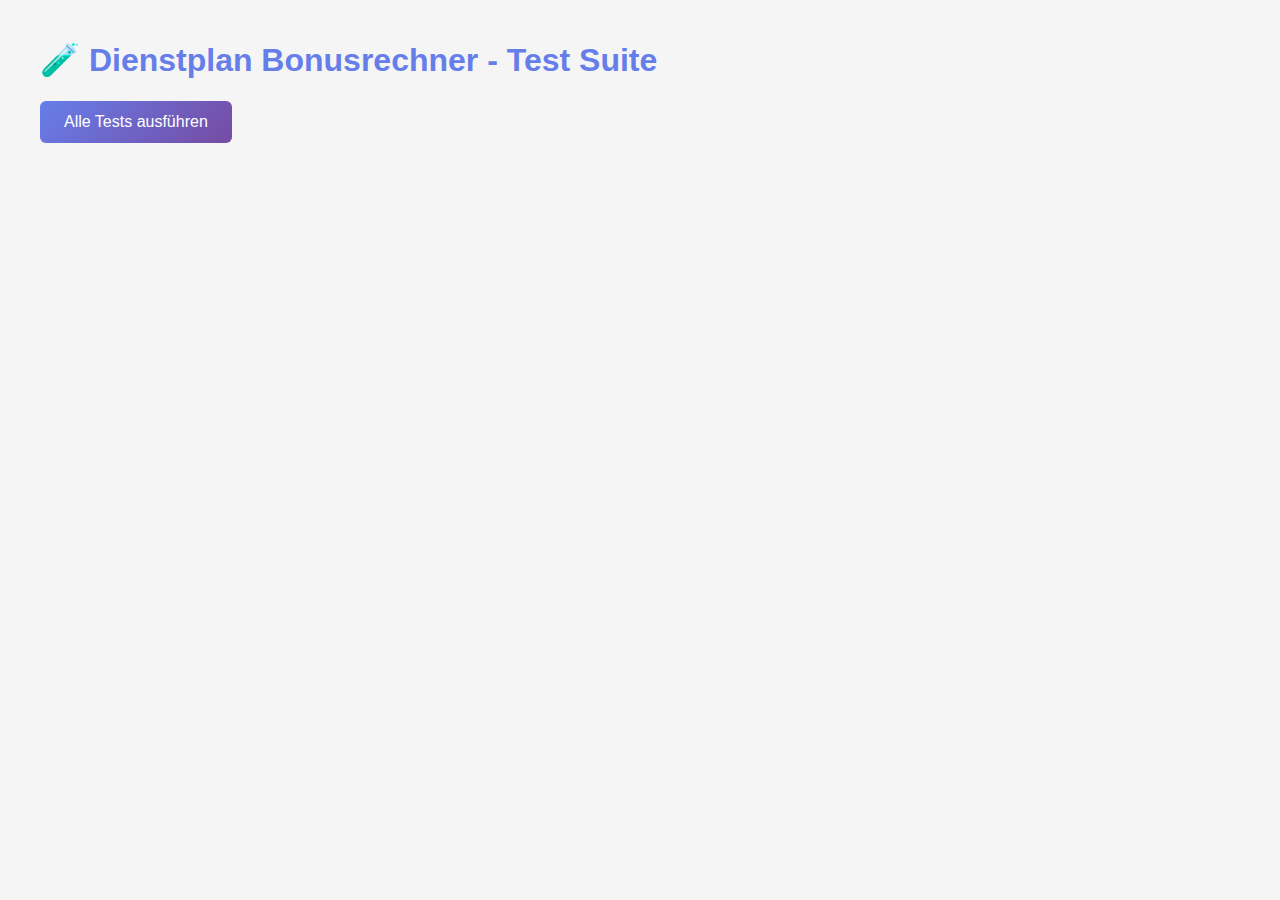
<file: webapp/test.html>
<!DOCTYPE html>
<html lang="de">
<head>
    <meta charset="UTF-8">
    <meta name="viewport" content="width=device-width, initial-scale=1.0">
    <title>Dienstplan Test Suite</title>
    <style>
        body {
            font-family: -apple-system, BlinkMacSystemFont, 'Segoe UI', Roboto, sans-serif;
            max-width: 1200px;
            margin: 0 auto;
            padding: 20px;
            background: #f5f5f5;
        }

        h1 {
            color: #667eea;
        }

        .test-suite {
            background: white;
            border-radius: 8px;
            padding: 20px;
            margin-bottom: 20px;
            box-shadow: 0 2px 10px rgba(0, 0, 0, 0.1);
        }

        .test-case {
            padding: 10px;
            margin: 5px 0;
            border-left: 4px solid #ccc;
            background: #f9f9f9;
        }

        .test-case.pass {
            border-left-color: #28a745;
            background: #f0f9f4;
        }

        .test-case.fail {
            border-left-color: #dc3545;
            background: #fff0f0;
        }

        .test-name {
            font-weight: 600;
            margin-bottom: 5px;
        }

        .test-details {
            font-size: 0.9em;
            color: #666;
            font-family: monospace;
        }

        .summary {
            display: flex;
            gap: 20px;
            margin-bottom: 20px;
        }

        .summary-item {
            flex: 1;
            padding: 20px;
            border-radius: 8px;
            text-align: center;
            color: white;
            font-size: 1.2em;
        }

        .summary-item.total {
            background: #667eea;
        }

        .summary-item.passed {
            background: #28a745;
        }

        .summary-item.failed {
            background: #dc3545;
        }

        .summary-item .label {
            font-size: 0.8em;
            opacity: 0.9;
        }

        .summary-item .value {
            font-size: 2em;
            font-weight: bold;
        }

        button {
            background: linear-gradient(135deg, #667eea 0%, #764ba2 100%);
            color: white;
            border: none;
            padding: 12px 24px;
            border-radius: 6px;
            font-size: 1em;
            cursor: pointer;
            margin-bottom: 20px;
        }

        button:hover {
            opacity: 0.9;
        }

        .error-details {
            background: #fff0f0;
            border: 1px solid #dc3545;
            padding: 10px;
            margin-top: 10px;
            border-radius: 4px;
            font-family: monospace;
            font-size: 0.85em;
            color: #721c24;
        }
    </style>
</head>
<body>
    <h1>🧪 Dienstplan Bonusrechner - Test Suite</h1>

    <button id="run-tests" onclick="runAllTests()">Alle Tests ausführen</button>

    <div class="summary" id="summary" style="display: none;">
        <div class="summary-item total">
            <div class="label">Gesamt</div>
            <div class="value" id="total-tests">0</div>
        </div>
        <div class="summary-item passed">
            <div class="label">Bestanden</div>
            <div class="value" id="passed-tests">0</div>
        </div>
        <div class="summary-item failed">
            <div class="label">Fehlgeschlagen</div>
            <div class="value" id="failed-tests">0</div>
        </div>
    </div>

    <div id="test-results"></div>

    <script src="holidays.js"></script>
    <script src="calculator.js"></script>
    <script src="storage.js"></script>
    <script src="test-suite.js"></script>
</body>
</html>
</file>
<file: webapp/styles.css>
/* Reset and Base Styles */
* {
    margin: 0;
    padding: 0;
    box-sizing: border-box;
}

body {
    font-family: -apple-system, BlinkMacSystemFont, 'Segoe UI', Roboto, 'Helvetica Neue', Arial, sans-serif;
    line-height: 1.6;
    color: #333;
    background: linear-gradient(135deg, #667eea 0%, #764ba2 100%);
    min-height: 100vh;
    padding: 20px;
}

.container {
    max-width: 1200px;
    margin: 0 auto;
    background: white;
    border-radius: 12px;
    box-shadow: 0 10px 40px rgba(0, 0, 0, 0.2);
    overflow: hidden;
}

/* Header */
header {
    background: linear-gradient(135deg, #667eea 0%, #764ba2 100%);
    color: white;
    padding: 30px;
    text-align: center;
}

header h1 {
    font-size: 2rem;
    margin-bottom: 10px;
}

.subtitle {
    font-size: 1rem;
    opacity: 0.9;
}

/* Tabs */
.tabs {
    display: flex;
    background: #f8f9fa;
    border-bottom: 2px solid #e0e0e0;
    overflow-x: auto;
}

.tab-btn {
    flex: 1;
    padding: 15px 20px;
    border: none;
    background: transparent;
    cursor: pointer;
    font-size: 1rem;
    font-weight: 500;
    color: #666;
    transition: all 0.3s ease;
    white-space: nowrap;
}

.tab-btn:hover {
    background: rgba(102, 126, 234, 0.1);
    color: #667eea;
}

.tab-btn.active {
    background: white;
    color: #667eea;
    border-bottom: 3px solid #667eea;
}

/* Tab Content */
.tab-content {
    display: none;
    padding: 30px;
    animation: fadeIn 0.3s ease;
}

.tab-content.active {
    display: block;
}

@keyframes fadeIn {
    from {
        opacity: 0;
        transform: translateY(10px);
    }
    to {
        opacity: 1;
        transform: translateY(0);
    }
}

/* Card */
.card {
    background: white;
}

.card h2 {
    color: #667eea;
    margin-bottom: 20px;
    font-size: 1.5rem;
}

.card h3 {
    color: #333;
    margin: 20px 0 10px;
    font-size: 1.2rem;
}

/* Form Elements */
.form-group {
    margin-bottom: 20px;
}

.form-group label {
    display: block;
    margin-bottom: 8px;
    font-weight: 500;
    color: #555;
}

.form-group input[type="text"],
.form-group input[type="date"],
.form-group input[type="file"],
.form-group select {
    width: 100%;
    padding: 10px 15px;
    border: 2px solid #e0e0e0;
    border-radius: 6px;
    font-size: 1rem;
    transition: border-color 0.3s ease;
}

.form-group input:focus,
.form-group select:focus {
    outline: none;
    border-color: #667eea;
}

.month-selector {
    display: grid;
    grid-template-columns: 2fr 1fr;
    gap: 10px;
}

.input-group {
    display: flex;
    gap: 10px;
}

.input-group input {
    flex: 1;
}

/* Buttons */
.btn {
    padding: 12px 24px;
    border: none;
    border-radius: 6px;
    font-size: 1rem;
    font-weight: 500;
    cursor: pointer;
    transition: all 0.3s ease;
}

.btn-primary {
    background: linear-gradient(135deg, #667eea 0%, #764ba2 100%);
    color: white;
}

.btn-primary:hover {
    transform: translateY(-2px);
    box-shadow: 0 5px 15px rgba(102, 126, 234, 0.4);
}

.btn-secondary {
    background: #6c757d;
    color: white;
    margin-right: 10px;
}

.btn-secondary:hover {
    background: #5a6268;
}

.btn-danger {
    background: #dc3545;
    color: white;
}

.btn-danger:hover {
    background: #c82333;
}

.btn-small {
    padding: 6px 12px;
    font-size: 0.875rem;
}

/* Duties List */
.duties-list {
    margin-top: 30px;
    padding-top: 20px;
    border-top: 2px solid #e0e0e0;
}

.duty-item {
    display: flex;
    justify-content: space-between;
    align-items: center;
    padding: 15px;
    margin-bottom: 10px;
    background: #f8f9fa;
    border-radius: 6px;
    border-left: 4px solid #667eea;
}

.duty-item.qualifying {
    border-left-color: #28a745;
    background: #f0f9f4;
}

.duty-info {
    flex: 1;
}

.duty-date {
    font-weight: 600;
    color: #333;
    margin-bottom: 4px;
}

.duty-meta {
    font-size: 0.875rem;
    color: #666;
}

.duty-share {
    font-weight: 500;
    margin-right: 15px;
}

.badge {
    display: inline-block;
    padding: 4px 8px;
    border-radius: 4px;
    font-size: 0.75rem;
    font-weight: 600;
    margin-left: 8px;
}

.badge-qualifying {
    background: #28a745;
    color: white;
}

.badge-normal {
    background: #6c757d;
    color: white;
}

/* Employee List */
.employee-list {
    margin-top: 20px;
}

.employee-item {
    display: flex;
    justify-content: space-between;
    align-items: center;
    padding: 15px;
    margin-bottom: 10px;
    background: #f8f9fa;
    border-radius: 6px;
}

.employee-name {
    font-weight: 500;
    color: #333;
}

/* Calculation Results */
#calculation-results {
    margin-top: 30px;
}

.result-card {
    margin-bottom: 30px;
    padding: 20px;
    background: #f8f9fa;
    border-radius: 8px;
    border-left: 5px solid #667eea;
}

.result-card h3 {
    color: #667eea;
    margin-bottom: 15px;
}

.result-summary {
    display: grid;
    grid-template-columns: repeat(auto-fit, minmax(200px, 1fr));
    gap: 15px;
    margin-bottom: 20px;
}

.result-item {
    background: white;
    padding: 15px;
    border-radius: 6px;
    box-shadow: 0 2px 5px rgba(0, 0, 0, 0.05);
}

.result-label {
    font-size: 0.875rem;
    color: #666;
    margin-bottom: 5px;
}

.result-value {
    font-size: 1.5rem;
    font-weight: 600;
    color: #333;
}

.result-value.success {
    color: #28a745;
}

.result-value.warning {
    color: #ffc107;
}

.result-value.danger {
    color: #dc3545;
}

.bonus-total {
    background: linear-gradient(135deg, #667eea 0%, #764ba2 100%);
    color: white;
    padding: 20px;
    border-radius: 8px;
    text-align: center;
    margin-top: 20px;
}

.bonus-total h4 {
    font-size: 1rem;
    margin-bottom: 10px;
    opacity: 0.9;
}

.bonus-total .amount {
    font-size: 2.5rem;
    font-weight: 700;
}

.threshold-warning {
    background: #fff3cd;
    border: 2px solid #ffc107;
    border-radius: 6px;
    padding: 15px;
    margin: 20px 0;
}

.threshold-warning h4 {
    color: #856404;
    margin-bottom: 5px;
}

.threshold-warning p {
    color: #856404;
    margin: 0;
}

/* Settings */
.settings-section {
    margin-bottom: 40px;
    padding-bottom: 20px;
    border-bottom: 2px solid #e0e0e0;
}

.settings-section:last-child {
    border-bottom: none;
}

.info-box {
    background: #e7f3ff;
    border-left: 4px solid #2196f3;
    padding: 20px;
    border-radius: 6px;
    margin-top: 15px;
}

.info-box h4 {
    color: #1976d2;
    margin: 15px 0 10px;
}

.info-box h4:first-child {
    margin-top: 0;
}

.info-box ul {
    margin-left: 20px;
}

.info-box li {
    margin-bottom: 5px;
}

.info-box p {
    margin-top: 10px;
}

/* Utility Classes */
.text-muted {
    color: #6c757d;
    font-style: italic;
}

.text-warning {
    color: #856404;
    font-weight: 500;
}

/* Toast Notification */
.toast {
    position: fixed;
    bottom: 30px;
    right: 30px;
    background: #333;
    color: white;
    padding: 15px 25px;
    border-radius: 6px;
    box-shadow: 0 5px 20px rgba(0, 0, 0, 0.3);
    transform: translateY(100px);
    opacity: 0;
    transition: all 0.3s ease;
    z-index: 1000;
}

.toast.show {
    transform: translateY(0);
    opacity: 1;
}

.toast.success {
    background: #28a745;
}

.toast.error {
    background: #dc3545;
}

.toast.info {
    background: #17a2b8;
}

/* Responsive Design */
@media (max-width: 768px) {
    body {
        padding: 10px;
    }

    header h1 {
        font-size: 1.5rem;
    }

    .tab-content {
        padding: 20px;
    }

    .month-selector {
        grid-template-columns: 1fr;
    }

    .result-summary {
        grid-template-columns: 1fr;
    }

    .input-group {
        flex-direction: column;
    }

    .tabs {
        overflow-x: auto;
    }

    .tab-btn {
        font-size: 0.875rem;
        padding: 12px 15px;
    }

    .bonus-total .amount {
        font-size: 2rem;
    }
}

/* Print Styles */
@media print {
    body {
        background: white;
        padding: 0;
    }

    .container {
        box-shadow: none;
    }

    .tabs,
    .btn,
    .form-group {
        display: none;
    }

    .tab-content {
        display: block !important;
        padding: 20px 0;
    }
}
</file>
